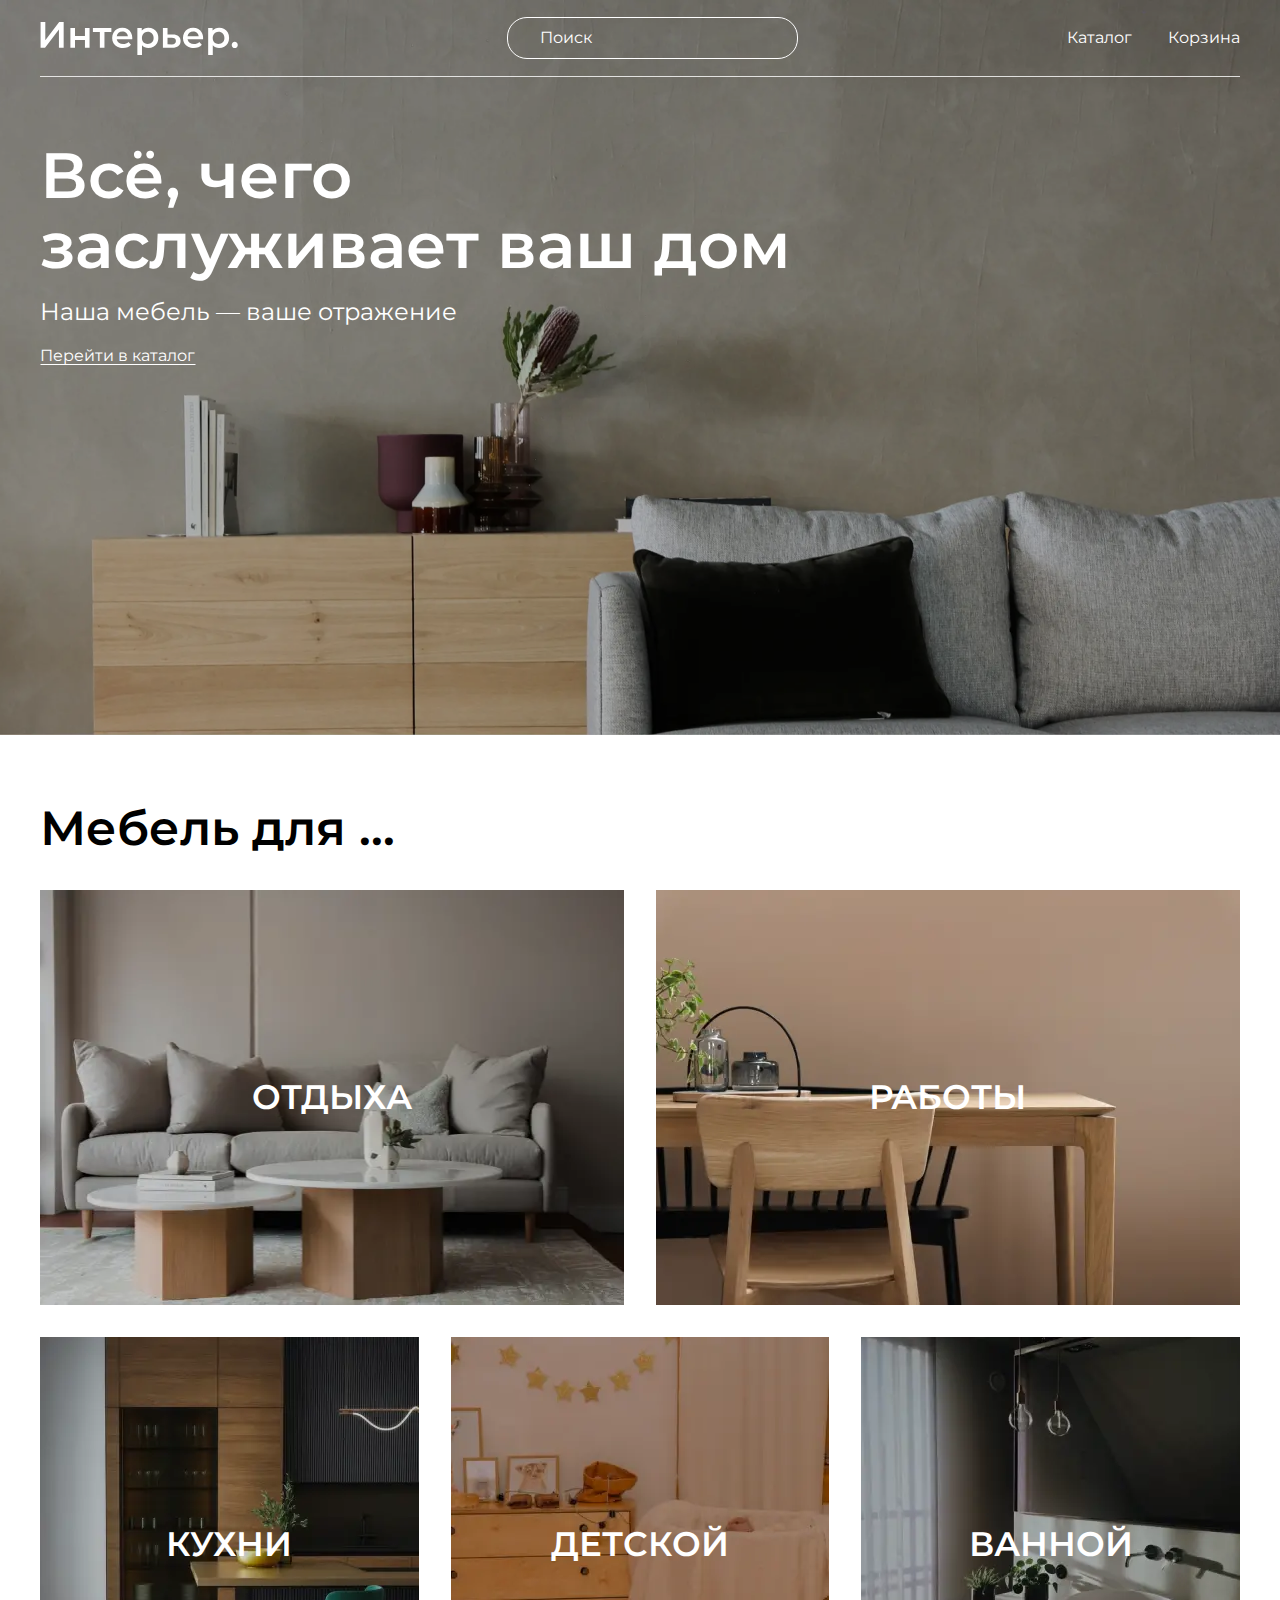
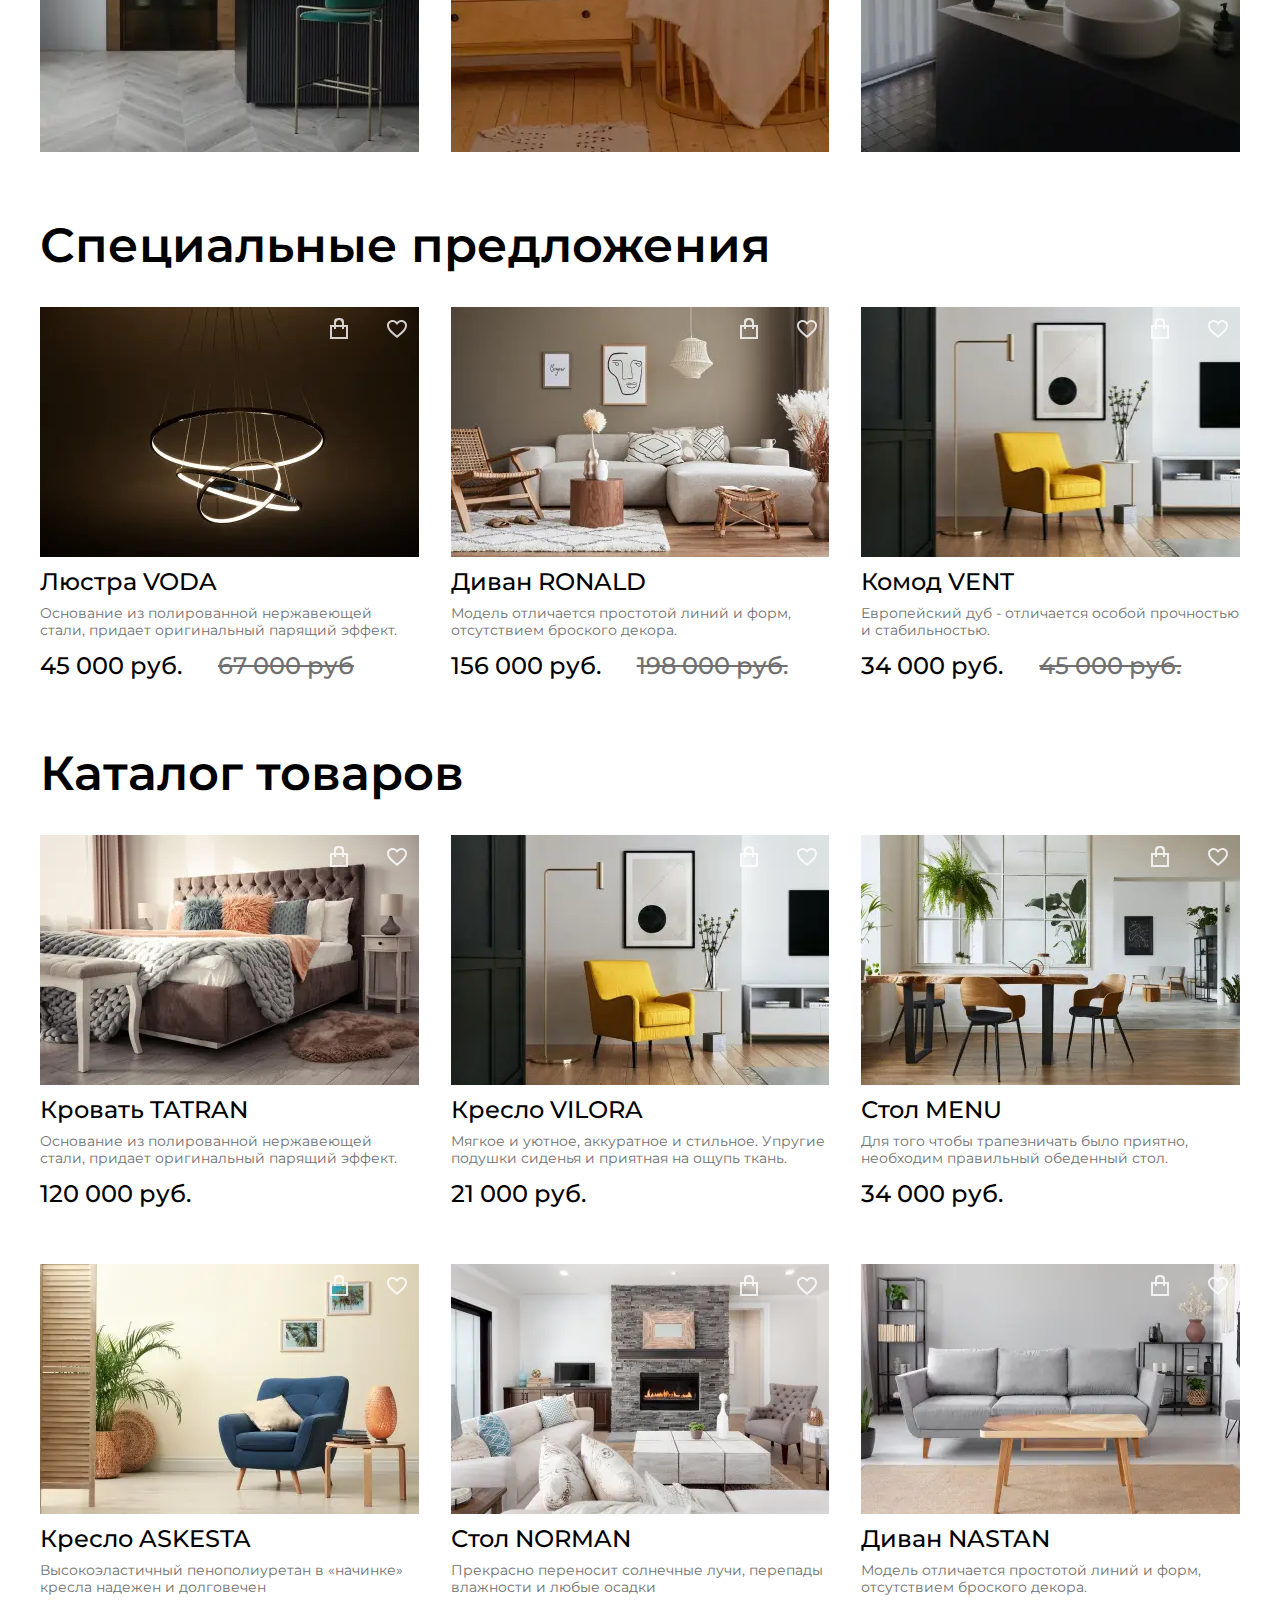
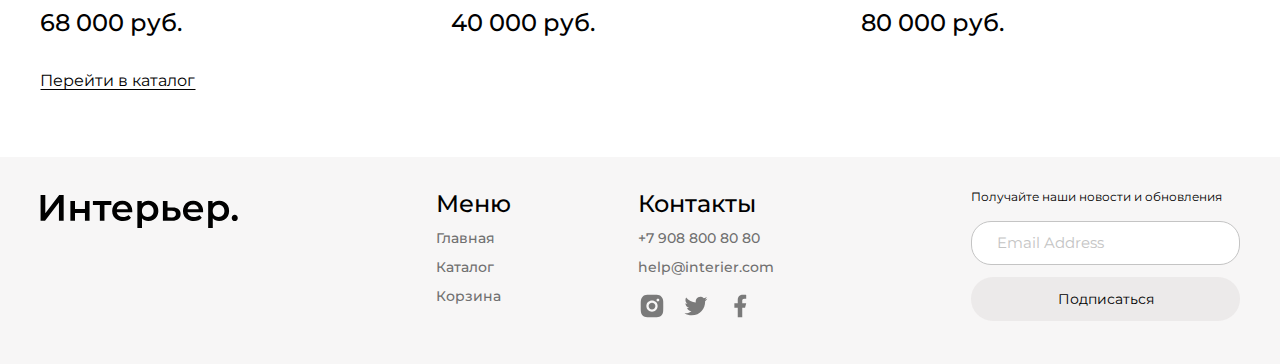
<file: index.html>
<!DOCTYPE html>
<html lang="ru">
  <head>
    <meta charset="UTF-8" />
    <meta http-equiv="X-UA-Compatible" content="IE=edge" />
    <meta name="viewport" content="width=device-width, initial-scale=1.0" />
    <meta name="description" content="Корзина интернет магазина мебели" />
    <meta name="author" content="Larikov Yurii" />
    <link rel="stylesheet" href="./css/style.css" />
    <title>Главная</title>
  </head>

  <body>
    <header class="header container">
      <a class="header__logo" href="./index.html">
        <img src="./img/logo.svg" alt="Интерьер." />
      </a>
      <div class="header__input">
        <input placeholder="Поиск" type="text" />
      </div>
      <nav>
        <ul class="header__list">
          <li>
            <a href="./catalog.html">
              <img src="./img/icons/header/link-2.svg" alt="Каталог" />
              <span>Каталог</span>
            </a>
          </li>
          <li>
            <a href="./cart.html">
              <img src="./img/icons/header/link-3.svg" alt="Корзина" />
              <span>Корзина</span>
            </a>
          </li>
        </ul>
      </nav>
    </header>
    <main>
      <section class="main">
        <div class="container">
          <h1 class="main__title">Всё, чего заслуживает ваш дом</h1>
          <p class="main__descr">Наша мебель — ваше отражение</p>
          <a class="com-link com-link_white" href="./catalog.html"
            >Перейти в каталог</a
          >
          <picture>
            <source
              media="(min-width: 578px)"
              srcset="./img/main/main-bg.webp"
              type="image/webp"
            />
            <source
              media="(min-width: 578px)"
              srcset="./img/main/main-bg.jpg"
              type="image/jpg"
            />
            <source
              media="(max-width: 578px)"
              srcset="./img/main/main-bg_mob.webp"
              type="image/webp"
            />
            <source
              media="(max-width: 578px)"
              srcset="./img/main/main-bg_mob.jpg"
              type="image/jpg"
            />
            <img class="main__bg" src="./img/main/main-bg.jpg" alt="Фон" />
          </picture>
        </div>
      </section>
      <section class="for container">
        <h2 class="for__title com-title">Мебель для ...</h2>
        <div class="for__wrapper">
          <a href="#" class="for__item">
            <picture>
              <source srcset="./img/for/for-1.webp" type="image/webp" />
              <img src="./img/for/for-1.png" alt="для отдыха" />
            </picture>
            ОТДЫХА
          </a>
          <a href="#" class="for__item">
            <picture>
              <source srcset="./img/for/for-2.webp" type="image/webp" />
              <img src="./img/for/for-2.png" alt="для работы" />
            </picture>
            РАБОТЫ
          </a>
          <a href="#" class="for__item">
            <picture>
              <source srcset="./img/for/for-3.webp" type="image/webp" />
              <img src="./img/for/for-3.png" alt="для кухни" />
            </picture>
            КУХНИ
          </a>
          <a href="#" class="for__item">
            <picture>
              <source srcset="./img/for/for-4.webp" type="image/webp" />
              <img src="./img/for/for-4.png" alt="для детской" />
            </picture>
            ДЕТСКОЙ
          </a>
          <a href="#" class="for__item">
            <picture>
              <source srcset="./img/for/for-5.webp" type="image/webp" />
              <img src="./img/for/for-5.png" alt="для ванной" />
            </picture>
            ВАННОЙ
          </a>
        </div>
      </section>
      <section class="offer container">
        <h2 class="com-title">Специальные предложения</h2>
        <div class="com-wrapper">
          <a href="#" class="product-card">
            <div class="product-card__img">
              <picture>
                <source srcset="./img/products/voda.webp" type="image/webp" />
                <img src="./img/products/voda.jpg" alt="Люстра VODA" />
              </picture>
              <div class="product-card__btns">
                <img src="./img/icons/shop_bag.svg" alt="Корзина" />
                <img src="./img/icons/shop_like.svg" alt="Избранное" />
              </div>
            </div>
            <div class="product-card__content">
              <div class="product-card__name">Люстра VODA</div>
              <p class="product-card__descr">
                Основание из полированной нержавеющей стали, придает
                оригинальный парящий эффект.
              </p>
              <div class="product-card__price">45 000 руб.</div>
              <div class="product-card__price product-card__price_old">
                67 000 руб
              </div>
            </div>
          </a>
          <a href="#" class="product-card">
            <div class="product-card__img">
              <picture>
                <source srcset="./img/products/ronald.webp" type="image/webp" />
                <img src="./img/products/ronald.jpg" alt="Диван RONALD" />
              </picture>
              <div class="product-card__btns">
                <img src="./img/icons/shop_bag.svg" alt="Корзина" />
                <img src="./img/icons/shop_like.svg" alt="Избранное" />
              </div>
            </div>
            <div class="product-card__content">
              <div class="product-card__name">Диван RONALD</div>
              <p class="product-card__descr">
                Модель отличается простотой линий и форм, отсутствием броского
                декора.
              </p>
              <div class="product-card__price">156 000 руб.</div>
              <div class="product-card__price product-card__price_old">
                198 000 руб.
              </div>
            </div>
          </a>
          <a href="#" class="product-card">
            <div class="product-card__img">
              <picture>
                <source srcset="./img/products/vilora.webp" type="image/webp" />
                <img src="./img/products/vent.jpg" alt="Комод VENT" />
              </picture>
              <div class="product-card__btns">
                <img src="./img/icons/shop_bag.svg" alt="Корзина" />
                <img src="./img/icons/shop_like.svg" alt="Избранное" />
              </div>
            </div>
            <div class="product-card__content">
              <div class="product-card__name">Комод VENT</div>
              <p class="product-card__descr">
                Европейский дуб - отличается особой прочностью и стабильностью.
              </p>
              <div class="product-card__price">34 000 руб.</div>
              <div class="product-card__price product-card__price_old">
                45 000 руб.
              </div>
            </div>
          </a>
        </div>
      </section>
      <section class="products container">
        <h2 class="com-title">Каталог товаров</h2>
        <div class="com-wrapper">
          <a href="#" class="product-card">
            <div class="product-card__img">
              <picture>
                <source srcset="./img/products/tatran.webp" type="image/webp" />
                <img src="./img/products/tatran.jpg" alt="Кровать TATRAN" />
              </picture>
              <div class="product-card__btns">
                <img src="./img/icons/shop_bag.svg" alt="Корзина" />
                <img src="./img/icons/shop_like.svg" alt="Избранное" />
              </div>
            </div>
            <div class="product-card__content">
              <div class="product-card__name">Кровать TATRAN</div>
              <p class="product-card__descr">
                Основание из полированной нержавеющей стали, придает
                оригинальный парящий эффект.
              </p>
              <div class="product-card__price">120 000 руб.</div>
            </div>
          </a>
          <a href="#" class="product-card">
            <div class="product-card__img">
              <picture>
                <source srcset="./img/products/vilora.webp" type="image/webp" />
                <img src="./img/products/vilora.jpg" alt="Кресло VILORA" />
              </picture>
              <div class="product-card__btns">
                <img src="./img/icons/shop_bag.svg" alt="Корзина" />
                <img src="./img/icons/shop_like.svg" alt="Избранное" />
              </div>
            </div>
            <div class="product-card__content">
              <div class="product-card__name">Кресло VILORA</div>
              <p class="product-card__descr">
                Мягкое и уютное, аккуратное и стильное. Упругие подушки сиденья
                и приятная на ощупь ткань.
              </p>
              <div class="product-card__price">21 000 руб.</div>
            </div>
          </a>
          <a href="#" class="product-card">
            <div class="product-card__img">
              <picture>
                <source srcset="./img/products/menu.webp" type="image/webp" />
                <img src="./img/products/menu.jpg" alt="Стол MENU" />
              </picture>
              <div class="product-card__btns">
                <img src="./img/icons/shop_bag.svg" alt="Корзина" />
                <img src="./img/icons/shop_like.svg" alt="Избранное" />
              </div>
            </div>
            <div class="product-card__content">
              <div class="product-card__name">Стол MENU</div>
              <p class="product-card__descr">
                Для того чтобы трапезничать было приятно, необходим правильный
                обеденный стол.
              </p>
              <div class="product-card__price">34 000 руб.</div>
            </div>
          </a>
          <a href="#" class="product-card">
            <div class="product-card__img">
              <picture>
                <source
                  srcset="./img/products/askesta.webp"
                  type="image/webp"
                />
                <img src="./img/products/askesta.jpg" alt="Кресло ASKESTA" />
              </picture>
              <div class="product-card__btns">
                <img src="./img/icons/shop_bag.svg" alt="Корзина" />
                <img src="./img/icons/shop_like.svg" alt="Избранное" />
              </div>
            </div>
            <div class="product-card__content">
              <div class="product-card__name">Кресло ASKESTA</div>
              <p class="product-card__descr">
                Высокоэластичный пенополиуретан в «начинке» кресла надежен и
                долговечен
              </p>
              <div class="product-card__price">68 000 руб.</div>
            </div>
          </a>
          <a href="#" class="product-card">
            <div class="product-card__img">
              <picture>
                <source srcset="./img/products/norman.webp" type="image/webp" />
                <img src="./img/products/norman.jpg" alt="Стол NORMAN" />
              </picture>
              <div class="product-card__btns">
                <img src="./img/icons/shop_bag.svg" alt="Корзина" />
                <img src="./img/icons/shop_like.svg" alt="Избранное" />
              </div>
            </div>
            <div class="product-card__content">
              <div class="product-card__name">Стол NORMAN</div>
              <p class="product-card__descr">
                Прекрасно переносит солнечные лучи, перепады влажности и любые
                осадки
              </p>
              <div class="product-card__price">40 000 руб.</div>
            </div>
          </a>
          <a href="#" class="product-card">
            <div class="product-card__img">
              <picture>
                <source srcset="./img/products/nastan.webp" type="image/webp" />
                <img src="./img/products/nastan.jpg" alt="Диван NASTAN" />
              </picture>
              <div class="product-card__btns">
                <img src="./img/icons/shop_bag.svg" alt="Корзина" />
                <img src="./img/icons/shop_like.svg" alt="Избранное" />
              </div>
            </div>
            <div class="product-card__content">
              <div class="product-card__name">Диван NASTAN</div>
              <p class="product-card__descr">
                Модель отличается простотой линий и форм, отсутствием броского
                декора.
              </p>
              <div class="product-card__price">80 000 руб.</div>
            </div>
          </a>
        </div>
        <a href="./catalog.html" class="com-link">Перейти в каталог </a>
      </section>
    </main>
    <footer class="footer">
      <div class="container">
        <a class="footer__logo" href="./index.html">
          <img src="./img/logo_black.svg" alt="Интерьер." />
        </a>
        <div class="footer__navs">
          <div class="footer__links">
            <div class="footer__title">Меню</div>
            <ul class="footer__list">
              <li><a class="footer__link" href="./index.html">Главная</a></li>
              <li><a class="footer__link" href="./catalog.html">Каталог</a></li>
              <li><a class="footer__link" href="./cart.html">Корзина</a></li>
            </ul>
          </div>
          <div class="footer__links">
            <div class="footer__title">Контакты</div>
            <a class="footer__link" href="tel:+79088008080">+7 908 800 80 80</a>
            <a class="footer__link" href="mailto:help@interier.com"
              >help@interier.com</a
            >
            <ul class="footer__socials">
              <li>
                <a href="#"
                  ><img src="./img/icons/socials/inst.svg" alt="Инстаграм"
                /></a>
              </li>
              <li>
                <a href="#"
                  ><img src="./img/icons/socials/twitter.svg" alt="Твитер"
                /></a>
              </li>
              <li>
                <a href="#"
                  ><img src="./img/icons/socials/facebook.svg" alt="Фейсбук"
                /></a>
              </li>
            </ul>
          </div>
        </div>
        <form class="footer__form" action="#">
          <p>Получайте наши новости и обновления</p>
          <input placeholder="Email Address" type="email" />
          <button class="com-btn com-btn_grey">Подписаться</button>
        </form>
      </div>
    </footer>
  </body>
</html>
</file>
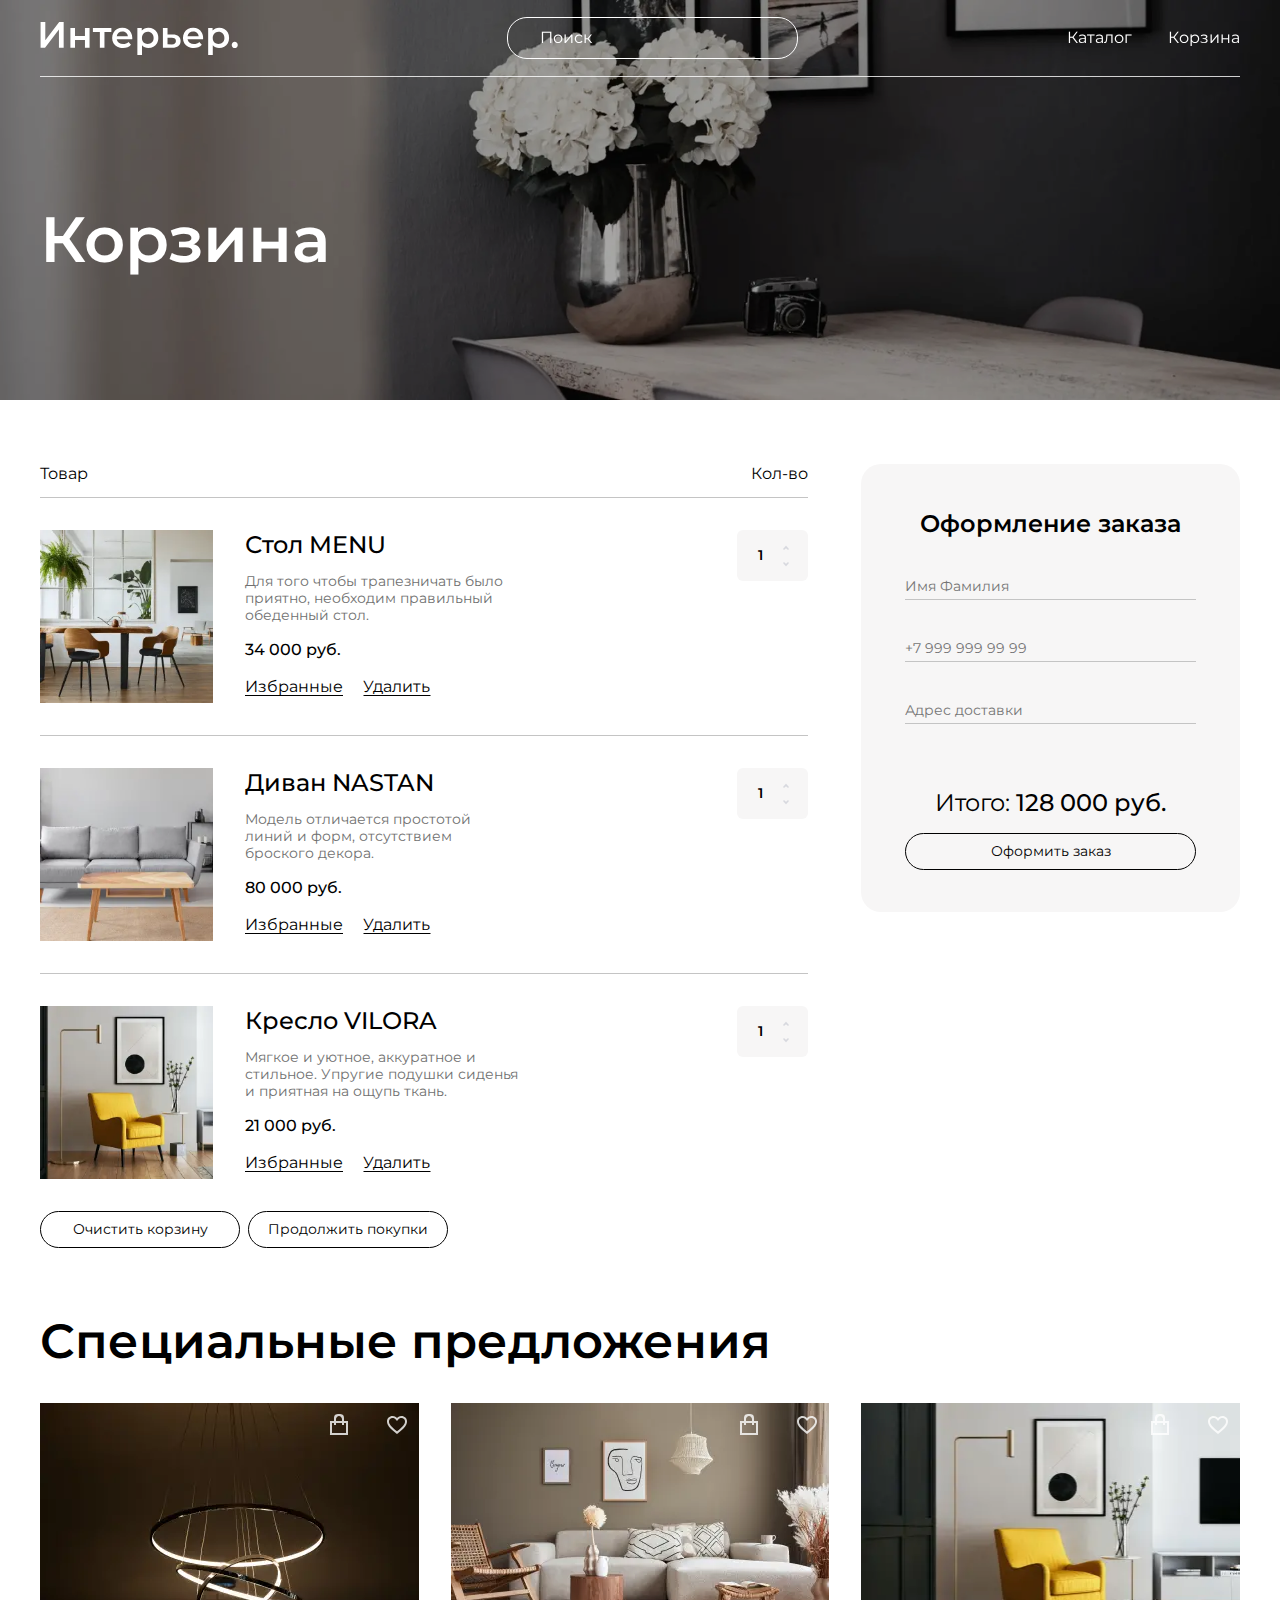
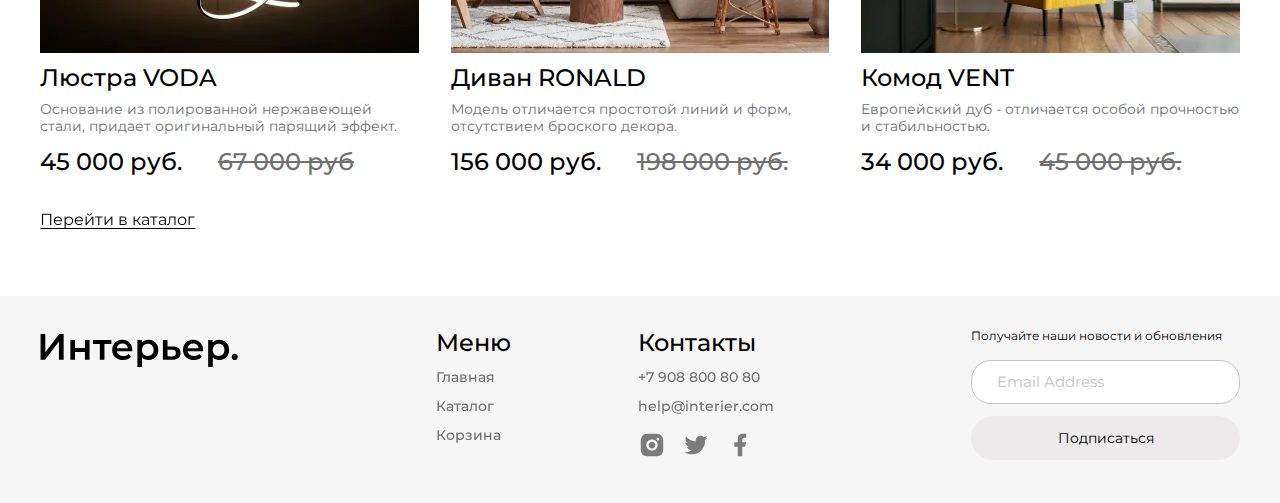
<file: cart.html>
<!DOCTYPE html>
<html lang="ru">
  <head>
    <meta charset="UTF-8" />
    <meta http-equiv="X-UA-Compatible" content="IE=edge" />
    <meta name="viewport" content="width=device-width, initial-scale=1.0" />
    <meta name="description" content="Корзина интернет магазина мебели" />
    <meta name="author" content="Larikov Yurii" />
    <link rel="stylesheet" href="./css/style.css" />
    <title>Корзина</title>
  </head>

  <body>
    <header class="header container">
      <a class="header__logo" href="./index.html">
        <img src="./img/logo.svg" alt="Интерьер." />
      </a>
      <div class="header__input">
        <input placeholder="Поиск" type="text" />
      </div>
      <nav>
        <ul class="header__list">
          <li>
            <a href="./catalog.html">
              <img src="./img/icons/header/link-2.svg" alt="Каталог" />
              <span>Каталог</span>
            </a>
          </li>
          <li>
            <a href="./cart.html">
              <img src="./img/icons/header/link-3.svg" alt="Корзина" />
              <span>Корзина</span>
            </a>
          </li>
        </ul>
      </nav>
    </header>
    <main>
      <section class="bg">
        <div class="container">
          <picture>
            <source
              media="(min-width: 578px)"
              srcset="./img/cart/main-bg.webp"
              type="image/webp"
            />
            <source
              media="(min-width: 578px)"
              srcset="./img/cart/main-bg.jpg"
              type="image/jpg"
            />
            <source
              media="(max-width: 578px)"
              srcset="./img/cart/main-bg_mob.webp"
              type="image/webp"
            />
            <source
              media="(max-width: 578px)"
              srcset="./img/cart/main-bg_mob.jpg"
              type="image/jpg"
            />
            <img src="./img/cart/main-bg.jpg" alt="Корзина" />
          </picture>
          <h1>Корзина</h1>
        </div>
      </section>
      <section class="cart container">
        <div class="cart__list">
          <div class="cart__head">
            <span>Товар</span>
            <span>Кол-во</span>
          </div>
          <div class="cart__item">
            <div class="cart__item-img">
              <picture>
                <source srcset="./img/products/menu.webp" type="image/webp" />
                <img src="./img/products/menu.jpg" alt="Стол MENU" />
              </picture>
            </div>
            <div class="cart__item-info">
              <div class="cart__item-name">Стол MENU</div>
              <p class="cart__item-descr">
                Для того чтобы трапезничать было приятно, необходим правильный
                обеденный стол.
              </p>
              <div class="cart__item-price">34 000 руб.</div>
              <a href="#" class="cart__item-link com-link">Избранные</a>
              <a href="#" class="cart__item-link com-link">Удалить</a>
            </div>
            <div class="cart__item-count">
              <input type="number" placeholder="0" value="1" min="1" />
              <span>
                <i></i>
                <i></i>
              </span>
            </div>
          </div>
          <div class="cart__item">
            <div class="cart__item-img">
              <picture>
                <source srcset="./img/products/nastan.webp" type="image/webp" />
                <img src="./img/products/nastan.jpg" alt="Диван NASTAN" />
              </picture>
            </div>
            <div class="cart__item-info">
              <div class="cart__item-name">Диван NASTAN</div>
              <p class="cart__item-descr">
                Модель отличается простотой линий и форм, отсутствием броского
                декора.
              </p>
              <div class="cart__item-price">80 000 руб.</div>
              <a href="#" class="cart__item-link com-link">Избранные</a>
              <a href="#" class="cart__item-link com-link">Удалить</a>
            </div>
            <div class="cart__item-count">
              <input type="number" placeholder="0" value="1" min="1" />
              <span>
                <i></i>
                <i></i>
              </span>
            </div>
          </div>
          <div class="cart__item">
            <div class="cart__item-img">
              <picture>
                <source srcset="./img/products/vilora.webp" type="image/webp" />
                <img src="./img/products/vilora.jpg" alt="Кресло VILORA" />
              </picture>
            </div>
            <div class="cart__item-info">
              <div class="cart__item-name">Кресло VILORA</div>
              <p class="cart__item-descr">
                Мягкое и уютное, аккуратное и стильное. Упругие подушки сиденья
                и приятная на ощупь ткань.
              </p>
              <div class="cart__item-price">21 000 руб.</div>
              <a href="#" class="cart__item-link com-link">Избранные</a>
              <a href="#" class="cart__item-link com-link">Удалить</a>
            </div>
            <div class="cart__item-count">
              <input type="number" placeholder="0" value="1" min="1" />
              <span>
                <i></i>
                <i></i>
              </span>
            </div>
          </div>
          <div class="cart__foot">
            <button class="com-btn">Очистить корзину</button>
            <button class="com-btn">Продолжить покупки</button>
          </div>
        </div>
        <form class="cart__form" action="#">
          <h2 class="cart__form-title">Оформление заказа</h2>
          <input
            class="com-input"
            type="text"
            required
            placeholder="Имя Фамилия"
          />
          <input
            class="com-input"
            type="tel"
            required
            placeholder="+7 999 999 99 99"
          />
          <input
            class="com-input"
            type="text"
            required
            placeholder="Адрес доставки"
          />
          <div class="cart__form-price">Итого: <b>128 000 руб.</b></div>
          <button class="com-btn">Оформить заказ</button>
        </form>
      </section>
      <section class="offer container">
        <h2 class="com-title">Специальные предложения</h2>
        <div class="com-wrapper">
          <a href="#" class="product-card">
            <div class="product-card__img">
              <picture>
                <source srcset="./img/products/voda.webp" type="image/webp" />
                <img src="./img/products/voda.jpg" alt="Люстра VODA" />
              </picture>
              <div class="product-card__btns">
                <img src="./img/icons/shop_bag.svg" alt="Корзина" />
                <img src="./img/icons/shop_like.svg" alt="Избранное" />
              </div>
            </div>
            <div class="product-card__content">
              <div class="product-card__name">Люстра VODA</div>
              <p class="product-card__descr">
                Основание из полированной нержавеющей стали, придает
                оригинальный парящий эффект.
              </p>
              <div class="product-card__price">45 000 руб.</div>
              <div class="product-card__price product-card__price_old">
                67 000 руб
              </div>
            </div>
          </a>
          <a href="#" class="product-card">
            <div class="product-card__img">
              <picture>
                <source srcset="./img/products/ronald.webp" type="image/webp" />
                <img src="./img/products/ronald.jpg" alt="Диван RONALD" />
              </picture>
              <div class="product-card__btns">
                <img src="./img/icons/shop_bag.svg" alt="Корзина" />
                <img src="./img/icons/shop_like.svg" alt="Избранное" />
              </div>
            </div>
            <div class="product-card__content">
              <div class="product-card__name">Диван RONALD</div>
              <p class="product-card__descr">
                Модель отличается простотой линий и форм, отсутствием броского
                декора.
              </p>
              <div class="product-card__price">156 000 руб.</div>
              <div class="product-card__price product-card__price_old">
                198 000 руб.
              </div>
            </div>
          </a>
          <a href="#" class="product-card">
            <div class="product-card__img">
              <picture>
                <source srcset="./img/products/vilora.webp" type="image/webp" />
                <img src="./img/products/vent.jpg" alt="Комод VENT" />
              </picture>
              <div class="product-card__btns">
                <img src="./img/icons/shop_bag.svg" alt="Корзина" />
                <img src="./img/icons/shop_like.svg" alt="Избранное" />
              </div>
            </div>
            <div class="product-card__content">
              <div class="product-card__name">Комод VENT</div>
              <p class="product-card__descr">
                Европейский дуб - отличается особой прочностью и стабильностью.
              </p>
              <div class="product-card__price">34 000 руб.</div>
              <div class="product-card__price product-card__price_old">
                45 000 руб.
              </div>
            </div>
          </a>
        </div>
        <a href="./catalog.html" class="com-link">Перейти в каталог</a>
      </section>
    </main>

    <footer class="footer">
      <div class="container">
        <a class="footer__logo" href="./index.html">
          <img src="./img/logo_black.svg" alt="Интерьер." />
        </a>
        <div class="footer__navs">
          <div class="footer__links">
            <div class="footer__title">Меню</div>
            <ul class="footer__list">
              <li><a class="footer__link" href="./index.html">Главная</a></li>
              <li><a class="footer__link" href="./catalog.html">Каталог</a></li>
              <li><a class="footer__link" href="./cart.html">Корзина</a></li>
            </ul>
          </div>
          <div class="footer__links">
            <div class="footer__title">Контакты</div>
            <a class="footer__link" href="tel:+79088008080">+7 908 800 80 80</a>
            <a class="footer__link" href="mailto:help@interier.com"
              >help@interier.com</a
            >
            <ul class="footer__socials">
              <li>
                <a href="#"
                  ><img src="./img/icons/socials/inst.svg" alt="Инстаграм"
                /></a>
              </li>
              <li>
                <a href="#"
                  ><img src="./img/icons/socials/twitter.svg" alt="Твитер"
                /></a>
              </li>
              <li>
                <a href="#"
                  ><img src="./img/icons/socials/facebook.svg" alt="Фейсбук"
                /></a>
              </li>
            </ul>
          </div>
        </div>
        <form class="footer__form" action="#">
          <p>Получайте наши новости и обновления</p>
          <input placeholder="Email Address" type="email" />
          <button class="com-btn com-btn_grey">Подписаться</button>
        </form>
      </div>
    </footer>
  </body>
</html>
</file>
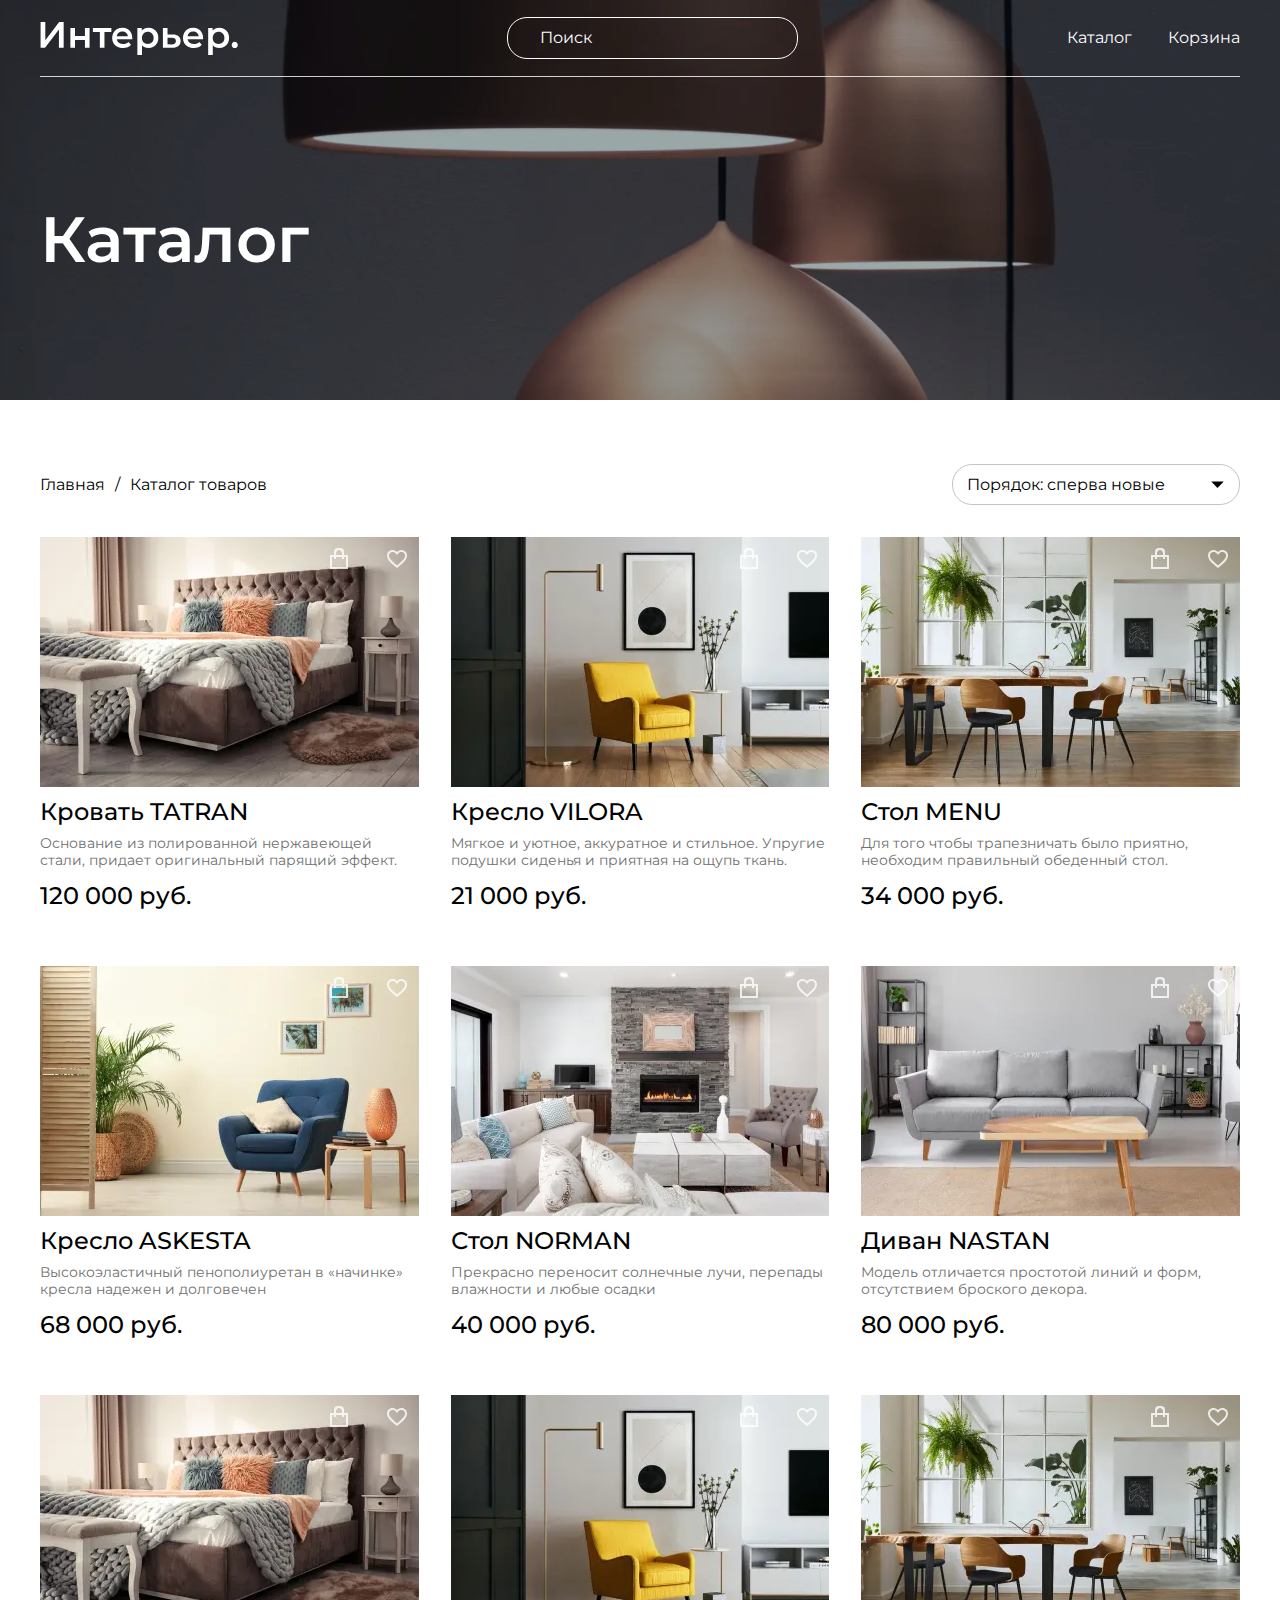
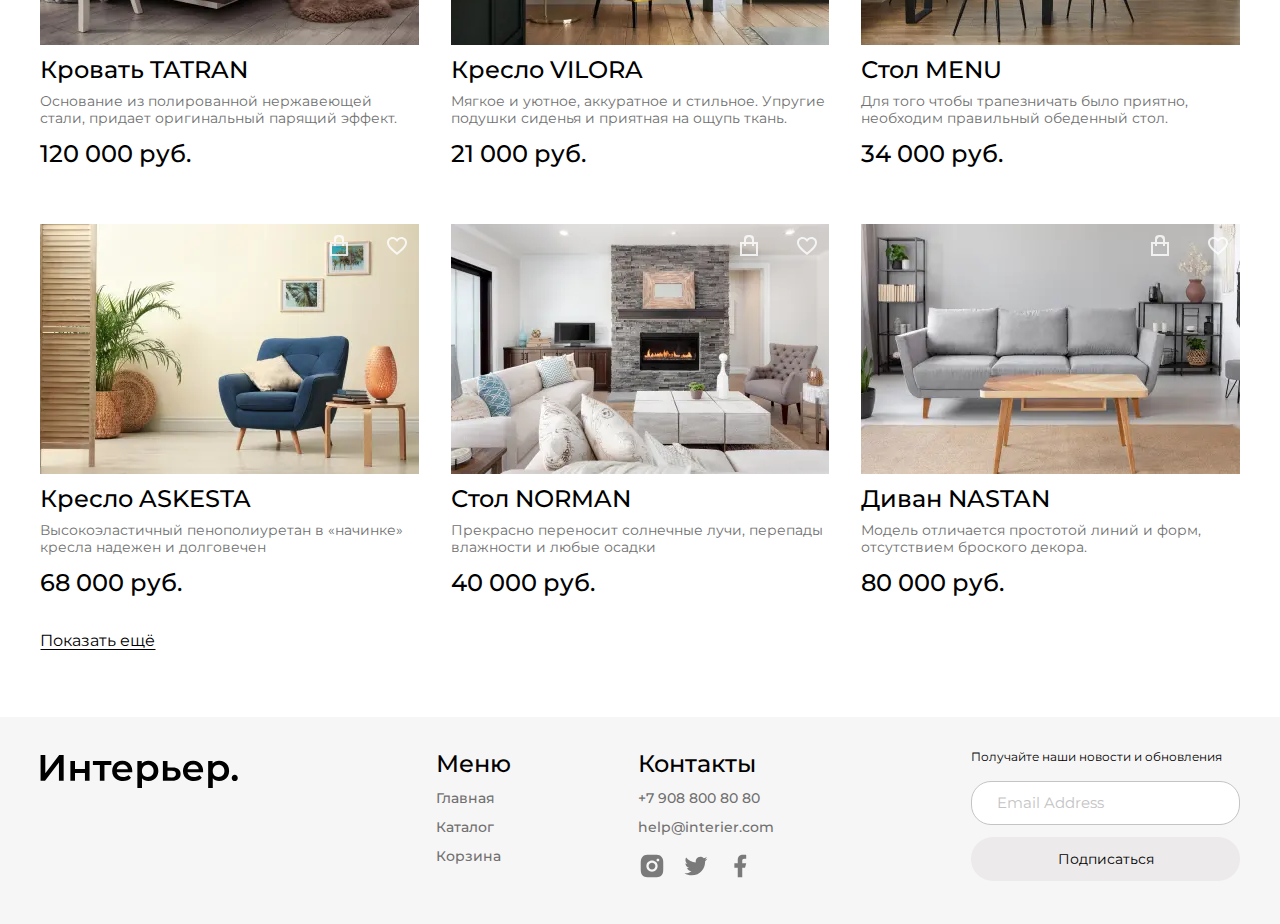
<file: catalog.html>
<!DOCTYPE html>
<html lang="ru">
  <head>
    <meta charset="UTF-8" />
    <meta http-equiv="X-UA-Compatible" content="IE=edge" />
    <meta name="viewport" content="width=device-width, initial-scale=1.0" />
    <meta name="description" content="Корзина интернет магазина мебели" />
    <meta name="author" content="Larikov Yurii" />
    <link rel="stylesheet" href="./css/style.css" />
    <title>Каталог</title>
  </head>

  <body>
    <header class="header container">
      <a class="header__logo" href="./index.html">
        <img src="./img/logo.svg" alt="Интерьер." />
      </a>
      <div class="header__input">
        <input placeholder="Поиск" type="text" />
      </div>
      <nav>
        <ul class="header__list">
          <li>
            <a href="./catalog.html">
              <img src="./img/icons/header/link-2.svg" alt="Каталог" />
              <span>Каталог</span>
            </a>
          </li>
          <li>
            <a href="./cart.html">
              <img src="./img/icons/header/link-3.svg" alt="Корзина" />
              <span>Корзина</span>
            </a>
          </li>
        </ul>
      </nav>
    </header>
    <main>
      <section class="bg">
        <div class="container">
          <picture>
            <source
              media="(min-width: 578px)"
              srcset="./img/catalog/main-bg.webp"
              type="image/webp"
            />
            <source
              media="(min-width: 578px)"
              srcset="./img/catalog/main-bg.jpg"
              type="image/jpg"
            />
            <source
              media="(max-width: 578px)"
              srcset="./img/catalog/main-bg_mob.webp"
              type="image/webp"
            />
            <source
              media="(max-width: 578px)"
              srcset="./img/catalog/main-bg_mob.jpg"
              type="image/jpg"
            />
            <img src="./img/catalog/main-bg.jpg" alt="Каталог" />
          </picture>
          <h1>Каталог</h1>
        </div>
      </section>
      <section class="catalog container">
        <div class="catalog__head">
          <ul class="com-bread">
            <li><a href="./index.html">Главная</a></li>
            <li><a href="#">Каталог товаров</a></li>
          </ul>
          <select class="com-select" name="#" id="select">
            <option value="new">Порядок: сперва новые</option>
            <option value="old">Порядок: сперва старые</option>
          </select>
        </div>
        <div class="catalog__wrapper com-wrapper">
          <a href="#" class="product-card">
            <div class="product-card__img">
              <picture>
                <source srcset="./img/products/tatran.webp" type="image/webp" />
                <img src="./img/products/tatran.jpg" alt="Кровать TATRAN" />
              </picture>
              <div class="product-card__btns">
                <img src="./img/icons/shop_bag.svg" alt="Корзина" />
                <img src="./img/icons/shop_like.svg" alt="Избранное" />
              </div>
            </div>
            <div class="product-card__content">
              <div class="product-card__name">Кровать TATRAN</div>
              <p class="product-card__descr">
                Основание из полированной нержавеющей стали, придает
                оригинальный парящий эффект.
              </p>
              <div class="product-card__price">120 000 руб.</div>
            </div>
          </a>
          <a href="#" class="product-card">
            <div class="product-card__img">
              <picture>
                <source srcset="./img/products/vilora.webp" type="image/webp" />
                <img src="./img/products/vilora.jpg" alt="Кресло VILORA" />
              </picture>
              <div class="product-card__btns">
                <img src="./img/icons/shop_bag.svg" alt="Корзина" />
                <img src="./img/icons/shop_like.svg" alt="Избранное" />
              </div>
            </div>
            <div class="product-card__content">
              <div class="product-card__name">Кресло VILORA</div>
              <p class="product-card__descr">
                Мягкое и уютное, аккуратное и стильное. Упругие подушки сиденья
                и приятная на ощупь ткань.
              </p>
              <div class="product-card__price">21 000 руб.</div>
            </div>
          </a>
          <a href="#" class="product-card">
            <div class="product-card__img">
              <picture>
                <source srcset="./img/products/menu.webp" type="image/webp" />
                <img src="./img/products/menu.jpg" alt="Стол MENU" />
              </picture>
              <div class="product-card__btns">
                <img src="./img/icons/shop_bag.svg" alt="Корзина" />
                <img src="./img/icons/shop_like.svg" alt="Избранное" />
              </div>
            </div>
            <div class="product-card__content">
              <div class="product-card__name">Стол MENU</div>
              <p class="product-card__descr">
                Для того чтобы трапезничать было приятно, необходим правильный
                обеденный стол.
              </p>
              <div class="product-card__price">34 000 руб.</div>
            </div>
          </a>
          <a href="#" class="product-card">
            <div class="product-card__img">
              <picture>
                <source
                  srcset="./img/products/askesta.webp"
                  type="image/webp"
                />
                <img src="./img/products/askesta.jpg" alt="Кресло ASKESTA" />
              </picture>
              <div class="product-card__btns">
                <img src="./img/icons/shop_bag.svg" alt="Корзина" />
                <img src="./img/icons/shop_like.svg" alt="Избранное" />
              </div>
            </div>
            <div class="product-card__content">
              <div class="product-card__name">Кресло ASKESTA</div>
              <p class="product-card__descr">
                Высокоэластичный пенополиуретан в «начинке» кресла надежен и
                долговечен
              </p>
              <div class="product-card__price">68 000 руб.</div>
            </div>
          </a>
          <a href="#" class="product-card">
            <div class="product-card__img">
              <picture>
                <source srcset="./img/products/norman.webp" type="image/webp" />
                <img src="./img/products/norman.jpg" alt="Стол NORMAN" />
              </picture>
              <div class="product-card__btns">
                <img src="./img/icons/shop_bag.svg" alt="Корзина" />
                <img src="./img/icons/shop_like.svg" alt="Избранное" />
              </div>
            </div>
            <div class="product-card__content">
              <div class="product-card__name">Стол NORMAN</div>
              <p class="product-card__descr">
                Прекрасно переносит солнечные лучи, перепады влажности и любые
                осадки
              </p>
              <div class="product-card__price">40 000 руб.</div>
            </div>
          </a>
          <a href="#" class="product-card">
            <div class="product-card__img">
              <picture>
                <source srcset="./img/products/nastan.webp" type="image/webp" />
                <img src="./img/products/nastan.jpg" alt="Диван NASTAN" />
              </picture>
              <div class="product-card__btns">
                <img src="./img/icons/shop_bag.svg" alt="Корзина" />
                <img src="./img/icons/shop_like.svg" alt="Избранное" />
              </div>
            </div>
            <div class="product-card__content">
              <div class="product-card__name">Диван NASTAN</div>
              <p class="product-card__descr">
                Модель отличается простотой линий и форм, отсутствием броского
                декора.
              </p>
              <div class="product-card__price">80 000 руб.</div>
            </div>
          </a>
          <a href="#" class="product-card">
            <div class="product-card__img">
              <picture>
                <source srcset="./img/products/tatran.webp" type="image/webp" />
                <img src="./img/products/tatran.jpg" alt="Кровать TATRAN" />
              </picture>
              <div class="product-card__btns">
                <img src="./img/icons/shop_bag.svg" alt="Корзина" />
                <img src="./img/icons/shop_like.svg" alt="Избранное" />
              </div>
            </div>
            <div class="product-card__content">
              <div class="product-card__name">Кровать TATRAN</div>
              <p class="product-card__descr">
                Основание из полированной нержавеющей стали, придает
                оригинальный парящий эффект.
              </p>
              <div class="product-card__price">120 000 руб.</div>
            </div>
          </a>
          <a href="#" class="product-card">
            <div class="product-card__img">
              <picture>
                <source srcset="./img/products/vilora.webp" type="image/webp" />
                <img src="./img/products/vilora.jpg" alt="Кресло VILORA" />
              </picture>
              <div class="product-card__btns">
                <img src="./img/icons/shop_bag.svg" alt="Корзина" />
                <img src="./img/icons/shop_like.svg" alt="Избранное" />
              </div>
            </div>
            <div class="product-card__content">
              <div class="product-card__name">Кресло VILORA</div>
              <p class="product-card__descr">
                Мягкое и уютное, аккуратное и стильное. Упругие подушки сиденья
                и приятная на ощупь ткань.
              </p>
              <div class="product-card__price">21 000 руб.</div>
            </div>
          </a>
          <a href="#" class="product-card">
            <div class="product-card__img">
              <picture>
                <source srcset="./img/products/menu.webp" type="image/webp" />
                <img src="./img/products/menu.jpg" alt="Стол MENU" />
              </picture>
              <div class="product-card__btns">
                <img src="./img/icons/shop_bag.svg" alt="Корзина" />
                <img src="./img/icons/shop_like.svg" alt="Избранное" />
              </div>
            </div>
            <div class="product-card__content">
              <div class="product-card__name">Стол MENU</div>
              <p class="product-card__descr">
                Для того чтобы трапезничать было приятно, необходим правильный
                обеденный стол.
              </p>
              <div class="product-card__price">34 000 руб.</div>
            </div>
          </a>
          <a href="#" class="product-card">
            <div class="product-card__img">
              <picture>
                <source
                  srcset="./img/products/askesta.webp"
                  type="image/webp"
                />
                <img src="./img/products/askesta.jpg" alt="Кресло ASKESTA" />
              </picture>
              <div class="product-card__btns">
                <img src="./img/icons/shop_bag.svg" alt="Корзина" />
                <img src="./img/icons/shop_like.svg" alt="Избранное" />
              </div>
            </div>
            <div class="product-card__content">
              <div class="product-card__name">Кресло ASKESTA</div>
              <p class="product-card__descr">
                Высокоэластичный пенополиуретан в «начинке» кресла надежен и
                долговечен
              </p>
              <div class="product-card__price">68 000 руб.</div>
            </div>
          </a>
          <a href="#" class="product-card">
            <div class="product-card__img">
              <picture>
                <source srcset="./img/products/norman.webp" type="image/webp" />
                <img src="./img/products/norman.jpg" alt="Стол NORMAN" />
              </picture>
              <div class="product-card__btns">
                <img src="./img/icons/shop_bag.svg" alt="Корзина" />
                <img src="./img/icons/shop_like.svg" alt="Избранное" />
              </div>
            </div>
            <div class="product-card__content">
              <div class="product-card__name">Стол NORMAN</div>
              <p class="product-card__descr">
                Прекрасно переносит солнечные лучи, перепады влажности и любые
                осадки
              </p>
              <div class="product-card__price">40 000 руб.</div>
            </div>
          </a>
          <a href="#" class="product-card">
            <div class="product-card__img">
              <picture>
                <source srcset="./img/products/nastan.webp" type="image/webp" />
                <img src="./img/products/nastan.jpg" alt="Диван NASTAN" />
              </picture>
              <div class="product-card__btns">
                <img src="./img/icons/shop_bag.svg" alt="Корзина" />
                <img src="./img/icons/shop_like.svg" alt="Избранное" />
              </div>
            </div>
            <div class="product-card__content">
              <div class="product-card__name">Диван NASTAN</div>
              <p class="product-card__descr">
                Модель отличается простотой линий и форм, отсутствием броского
                декора.
              </p>
              <div class="product-card__price">80 000 руб.</div>
            </div>
          </a>
        </div>
        <a href="#" class="com-link">Показать ещё</a>
      </section>
    </main>

    <footer class="footer">
      <div class="container">
        <a class="footer__logo" href="./index.html">
          <img src="./img/logo_black.svg" alt="Интерьер." />
        </a>
        <div class="footer__navs">
          <div class="footer__links">
            <div class="footer__title">Меню</div>
            <ul class="footer__list">
              <li><a class="footer__link" href="./index.html">Главная</a></li>
              <li><a class="footer__link" href="./catalog.html">Каталог</a></li>
              <li><a class="footer__link" href="./cart.html">Корзина</a></li>
            </ul>
          </div>
          <div class="footer__links">
            <div class="footer__title">Контакты</div>
            <a class="footer__link" href="tel:+79088008080">+7 908 800 80 80</a>
            <a class="footer__link" href="mailto:help@interier.com"
              >help@interier.com</a
            >
            <ul class="footer__socials">
              <li>
                <a href="#"
                  ><img src="./img/icons/socials/inst.svg" alt="Инстаграм"
                /></a>
              </li>
              <li>
                <a href="#"
                  ><img src="./img/icons/socials/twitter.svg" alt="Твитер"
                /></a>
              </li>
              <li>
                <a href="#"
                  ><img src="./img/icons/socials/facebook.svg" alt="Фейсбук"
                /></a>
              </li>
            </ul>
          </div>
        </div>
        <form class="footer__form" action="#">
          <p>Получайте наши новости и обновления</p>
          <input placeholder="Email Address" type="email" />
          <button class="com-btn com-btn_grey">Подписаться</button>
        </form>
      </div>
    </footer>
  </body>
</html>
</file>
<file: css/style.css>
@font-face{font-family:"Montserrat";src:url("../../fonts/Montserrat-Regular.woff2") format("woff2"),url("../../fonts/Montserrat-Regular.woff") format("woff");font-weight:normal;font-style:normal;font-display:swap}@font-face{font-family:"Montserrat";src:url("../../fonts/Montserrat-Medium.woff2") format("woff2"),url("../../fonts/Montserrat-Medium.woff") format("woff");font-weight:500;font-style:normal;font-display:swap}@font-face{font-family:"Montserrat";src:url("../../fonts/Montserrat-SemiBold.woff2") format("woff2"),url("../../fonts/Montserrat-SemiBold.woff") format("woff");font-weight:600;font-style:normal;font-display:swap}*{font-family:"Montserrat",sans-serif;box-sizing:border-box;margin:0;padding:0}ul,ol,li{list-style:none}input{font-family:"Montserrat"}input::-webkit-outer-spin-button,input::-webkit-inner-spin-button{-webkit-appearance:none;margin:0}input::placeholder{font-family:"Montserrat";transition:opacity .3s}input:focus::placeholder{opacity:0}img{width:100%;height:100%}button{cursor:pointer}html{font-size:16px}@media(max-width: 1200px){html{font-size:calc(0.0133173077 * 100vw + 0.0192307692px)}}@media(max-width: 992px){html{font-size:calc(0.019178744 * 100vw + 0.0046859903px)}}@media(max-width: 578px){html{font-size:calc(0.0279648241 * 100vw + 5.4163316583px)}}section{padding-top:4rem}section:first-child:not(.main){padding-top:12.75rem;height:25rem;overflow:hidden}section:first-child:not(.main) img{position:absolute;top:0;left:0;object-fit:cover;object-position:25% top;z-index:-1}section:first-child{position:relative}section:first-child .container>*:not(picture){position:relative}section:first-child::before{content:"";position:absolute;background-color:rgba(0,0,0,.3);top:0;left:0;right:0;bottom:0;animation:fadeOverlay .5s linear}section:last-child{padding-bottom:4rem}.container{max-width:78rem;width:100%;padding-left:1.5rem;padding-right:1.5rem;margin-left:auto;margin-right:auto}h1{font-weight:600;font-size:4rem;line-height:4.375rem;color:#fff}@media(max-width: 578px){.container{padding-left:1rem;padding-right:1rem}section{padding-top:2rem}section:first-child:not(.main){padding-top:10.6875rem}section:last-child{padding-bottom:2rem}h1{font-size:2.75rem;line-height:3.6875rem;text-align:center}}@keyframes fadeOverlay{0%{opacity:0}100%{opacity:1}}.com-bread{display:flex;font-weight:400;font-size:1rem;line-height:2rem;color:#000}.com-bread a{position:relative;color:inherit;text-decoration:none}.com-bread a::before{content:"";position:absolute;bottom:0;left:50%;transform:translateX(-50%);width:0;height:.0625rem;background-color:#000;transition:width .3s}.com-bread li:not(:last-child)::after{position:relative;content:"/";margin:0 .625rem}.com-bread li:not(:last-child) a:hover::before{width:100%}.com-bread li:last-child a{pointer-events:none}.com-select{cursor:pointer;position:relative;width:18rem;height:2.5625rem;padding:0 .875rem;-moz-appearance:none;-webkit-appearance:none;appearance:none;background-color:#fff;background-image:url("../img/icons/sort_arrow.svg");background-repeat:no-repeat;background-position:right .9375rem top 50%,0 0;background-size:.8125rem auto,100%;border:.0625rem solid #c4c4c4;border-radius:1.25rem;font-family:"Montserrat";font-style:normal;font-size:1rem;color:#000;outline:none}.com-select:focus{background-image:url("../img/icons/sort_arrow_active.svg")}.com-title{font-weight:600;font-size:3rem;line-height:3.6875rem;color:#000;margin-bottom:2rem}@media(max-width: 578px){.com-title{font-size:1.5rem;line-height:1.8125rem}}.com-wrapper{display:flex;flex-wrap:wrap;margin:-1.75rem -1rem}.com-wrapper>*{margin:1.75rem 1rem;width:calc(33.333333% - 2rem)}@media(max-width: 992px){.com-wrapper{margin:-1.1875rem -0.90625rem}.com-wrapper>*{margin:1.1875rem .90625rem;width:calc(50% - 1.8125rem)}}@media(max-width: 578px){.com-wrapper{margin:0}.com-wrapper>*{margin:0;width:100%}.com-wrapper>*:not(:last-child){margin-bottom:2rem}}.com-btn{cursor:pointer;display:flex;justify-content:center;align-items:center;font-weight:400;font-size:.875rem;line-height:1.0625rem;color:#000;border:.0625rem solid #000;border-radius:3.125rem;background:rgba(0,0,0,0);width:100%;height:2.3125rem;transition:background .3s,color .3s}.com-btn_grey{border:none;height:2.75rem;background:rgba(222,215,215,.41)}.com-btn:hover,.com-btn:focus{color:#fff;background-color:#000}.com-input{width:100%;background:rgba(0,0,0,0);outline:none;border:none;border-bottom:.0625rem solid #c4c4c4;font-weight:400;font-size:.875rem;line-height:1.0625rem;padding-bottom:.25rem;transition:border .3s}.com-input:focus{border-bottom:.0625rem solid #000}.com-link{position:relative;display:inline-block;font-weight:400;font-size:1rem;line-height:1.5rem;text-decoration:none;color:#000}.com-link::before{content:"";position:absolute;bottom:.1875rem;left:50%;transform:translateX(-50%);width:100%;height:.0625rem;background-color:#000;transition:width .3s}.com-link_white{color:#fff}.com-link_white::before{background-color:#fff}.com-link:hover::before{width:0}.product-card{display:block;text-decoration:none;color:#000}.product-card:hover .product-card__img>picture img{transform:scale(1.05)}.product-card__img{position:relative;overflow:hidden;width:100%;height:15.625rem;margin-bottom:.625rem}.product-card__img>picture img{position:absolute;top:0;left:0;object-fit:cover;object-position:center;transition:transform .3s ease-in}.product-card__btns{position:absolute;top:.625rem;right:.625rem}.product-card__btns img{cursor:pointer;width:1.5rem;height:1.5rem;opacity:.8;transition:opacity .3s}.product-card__btns img:hover{opacity:1}.product-card__btns img:not(:last-child){margin-right:1.875rem}.product-card__name{font-weight:500;font-size:1.5rem;line-height:1.8125rem;margin-bottom:.5625rem}.product-card__descr{font-weight:400;font-size:.875rem;line-height:1.0625rem;color:#707070;margin-bottom:.75rem}.product-card__price{display:inline;font-weight:500;font-size:1.5rem;line-height:1.8125rem}.product-card__price:not(:last-child){margin-right:2rem}.product-card__price_old{text-decoration-line:line-through;color:#707070}@media(max-width: 578px){.product-card__img{height:14.125rem}.product-card__price{font-size:1.125rem;line-height:1.375rem}.product-card__price:not(:last-child){margin-right:3.5rem}}.header{display:flex;align-items:center;justify-content:space-between;position:absolute;width:100%;top:0;left:50%;transform:translateX(-50%);padding-top:1rem;padding-bottom:1rem;color:#fff;z-index:1}.header::before{position:absolute;content:"";bottom:0;left:50%;transform:translateX(-50%);width:calc(100% - 3rem);height:.03125rem;background-color:rgba(255,255,255,.8)}.header__logo{width:12.375rem;height:2.75rem}.header__input input{border:.0625rem solid #fff;border-radius:1.25rem;font-weight:400;font-size:1rem;line-height:1.25rem;color:inherit;background-color:rgba(0,0,0,0);padding:.625rem 2rem;outline:none}.header__input input::placeholder{color:inherit;font-family:"Montserrat",sans-serif}.header__list li{display:inline}.header__list li:not(:last-child){margin-right:2rem}.header__list a{position:relative;font-weight:400;font-size:1rem;line-height:1.25rem;color:inherit;text-decoration:none}.header__list a img{display:none}.header__list a:hover::after{width:100%}.header__list a::after{content:"";position:absolute;bottom:0;left:50%;transform:translateX(-50%);width:0;height:.0625rem;background-color:#fff;transition:width .3s}@media(max-width: 578px){.header{top:.8125rem}.header::before{display:none}.header__logo{min-width:6.1875rem;max-width:6.1875rem;margin-right:.5rem}.header__input{margin-right:2rem;margin-left:auto;background:url(./../img/icons/header/link-1.svg) right center/1.1875rem no-repeat}.header__input input{padding:0;width:1.1875rem;height:1.5rem;border-radius:.5rem;padding-left:.5rem;padding-right:1.25rem;border:.0625rem solid rgba(0,0,0,0);max-width:9.625rem;transition:width .3s}.header__input input::placeholder{opacity:0}.header__input input:focus{width:30vw;border:.0625rem solid #fff}.header__list{display:flex}.header__list span{display:none}.header__list a{display:block;position:relative;width:1.1875rem;height:1.1875rem}.header__list a img{display:block}}.footer{background:#f7f6f6}.footer .container{display:flex;justify-content:space-between;flex-wrap:wrap;padding-top:2rem;padding-bottom:2.5rem}.footer__links{display:flex;flex-direction:column}.footer__logo{width:12.375rem;height:2.75rem}.footer__title{font-weight:500;font-size:1.5rem;line-height:1.8125rem;color:#000}.footer__navs{display:flex;justify-content:space-between;width:100%;max-width:21.125rem}.footer__link{display:inline-block;position:relative;font-weight:500;font-size:.875rem;line-height:1.0625rem;color:#707070;text-decoration:none;margin-top:.75rem}.footer__link:hover::after{width:100%}.footer__link::after{content:"";position:absolute;bottom:0;left:50%;transform:translateX(-50%);width:0;height:.0625rem;background-color:#707070;transition:width .3s}.footer__form{display:flex;flex-direction:column}.footer__form p{font-size:.75rem;line-height:1rem;color:#000;margin-bottom:1rem}.footer__form input{background:#fff;border:.0625rem solid #c4c4c4;box-sizing:border-box;border-radius:1.25rem;font-style:normal;font-weight:normal;font-size:.9375rem;line-height:1.125rem;color:#000;padding:.75rem 1.5625rem;outline:none;margin-bottom:.75rem}.footer__form input::placeholder{font-family:"Montserrat",sans-serif;color:#c4c4c4}.footer__socials{display:flex;justify-content:space-between;max-width:7.25rem;margin-top:1rem}.footer__socials a{display:inline-block;width:1.75rem;height:1.75rem;opacity:.5;transition:opacity .3s}.footer__socials a:hover{opacity:1}@media(max-width: 992px){.footer__logo{display:none}}@media(max-width: 578px){.footer .container{padding-bottom:2rem}.footer__navs{max-width:none}.footer__form{margin:2rem auto 0}}.main{padding-top:8.75rem;height:45.9375rem;color:#fff}.main__title{margin-bottom:1rem;max-width:47.5rem}.main__descr{font-size:1.5rem;line-height:2rem;margin-bottom:1rem}.main__bg{position:absolute;top:0;left:0;object-fit:cover;object-position:bottom;z-index:-1}@media(max-width: 578px){.main{text-align:center}.main__descr{font-weight:400;font-size:1rem}}.for__wrapper{display:grid;gap:2rem;grid-template-columns:repeat(12, 1fr)}.for__item{position:relative;overflow:hidden;display:flex;align-items:center;justify-content:center;height:25.9375rem;font-weight:600;font-size:2.125rem;line-height:2.5625rem;color:#fff;text-decoration:none;grid-column:span 4}.for__item:hover img{transform:scale(1.05)}.for__item:nth-child(1),.for__item:nth-child(2){grid-column:span 6}.for__item img{position:absolute;top:0;left:0;object-fit:cover;object-position:center center;z-index:-1;transition:transform .3s ease-in}@media(max-width: 992px){.for__wrapper{gap:1.875rem}.for__item{height:16.75rem}}@media(max-width: 578px){.for__wrapper{gap:1rem}.for__item{grid-column:span 12;height:23.375rem;font-size:1.75rem;line-height:2.125rem}.for__item:nth-child(1),.for__item:nth-child(2){grid-column:span 12;height:15.25rem}}.offer .com-link{margin-top:2rem}.products .com-link{margin-top:2rem}.catalog__head{display:flex;align-items:center;justify-content:space-between;flex-wrap:wrap;margin-bottom:1rem}.catalog__head>*{margin-bottom:1rem}.catalog__wrapper{position:relative;padding-bottom:2rem}.catalog__more{position:absolute;bottom:0;left:0;color:#000}.catalog img{object-position:left top}.cart{display:flex;justify-content:space-between;flex-wrap:wrap}.cart__list{width:100%;max-width:48rem}.cart__head{display:flex;justify-content:space-between;margin-bottom:.875rem}.cart__item{display:flex;align-items:flex-start;padding:2rem 0;border-top:.03125rem solid #c4c4c4}.cart__item-img{position:relative;min-width:10.8125rem;height:10.8125rem;margin-right:2rem}.cart__item-img img{position:absolute;top:0;left:0;object-fit:cover;object-position:center center}.cart__item-name{font-weight:500;font-size:1.5rem;line-height:1.8125rem;margin-bottom:.875rem}.cart__item-descr{font-weight:400;font-size:.875rem;line-height:1.0625rem;color:#707070;margin-bottom:1rem;max-width:17.25rem}.cart__item-price{font-weight:500;font-size:1rem;line-height:1.25rem;color:#000;margin-bottom:.9375rem}.cart__item a:not(:last-child){margin-right:1rem}.cart__item-count{position:relative;display:flex;align-items:center;background:#f7f6f6;border-radius:.375rem;width:4.4375rem;height:3.1875rem;margin-left:auto}.cart__item-count input{background:rgba(0,0,0,0);font-weight:600;font-size:.875rem;line-height:210%;color:#000;border:none;outline:none;width:2.5625rem;height:1.6875rem;padding-left:.375rem;text-align:center}.cart__item-count span{display:flex;flex-direction:column;position:absolute;top:50%;right:.875rem;transform:translateY(-50%)}.cart__item-count i{cursor:pointer;width:1rem;height:1rem;background:url(./../img/icons/arrow-input.svg) center center/contain no-repeat;opacity:.5;transition:opacity .3s}.cart__item-count i:nth-child(2){transform:scale(1, -1)}.cart__item-count i:hover{opacity:1}.cart__foot{display:flex}.cart__foot .com-btn{max-width:12.5rem}.cart__foot>*:not(:last-child){margin-right:.5rem}.cart__form{position:sticky;top:1.25rem;display:flex;flex-direction:column;align-items:center;text-align:center;background:#f7f6f6;border-radius:1.25rem;padding:2.625rem 2.75rem;height:fit-content;width:100%;max-width:23.6875rem}.cart__form .com-input{margin-bottom:2.5rem}.cart__form-title{font-weight:600;font-size:1.5rem;line-height:2.25rem;margin-bottom:2.25rem}.cart__form-price{margin-top:1.5rem;font-weight:400;font-size:1.5rem;line-height:1.8125rem;margin-bottom:1rem}.cart__form-price b{font-weight:500}@media(max-width: 992px){.cart__list{margin-bottom:4rem}}@media(max-width: 578px){.cart__item{padding:1.125rem 0 1.5rem}.cart__item-img{display:none}.cart__item-name{font-size:1.125rem;line-height:1.375rem}.cart__item-info{padding-right:1.25rem;max-width:15.625rem}.cart__item-descr,.cart__item-price{font-size:.75rem;line-height:.9375rem}.cart__item-link{font-size:.875rem}.cart__foot{margin-top:.5rem}.cart__foot .com-btn{font-size:.75rem;line-height:.9375rem}.cart__foot .com-btn:not(:last-child){margin-right:.875rem}.cart__form{padding:2.625rem 1.75rem}}/*# sourceMappingURL=style.css.map */
</file>
